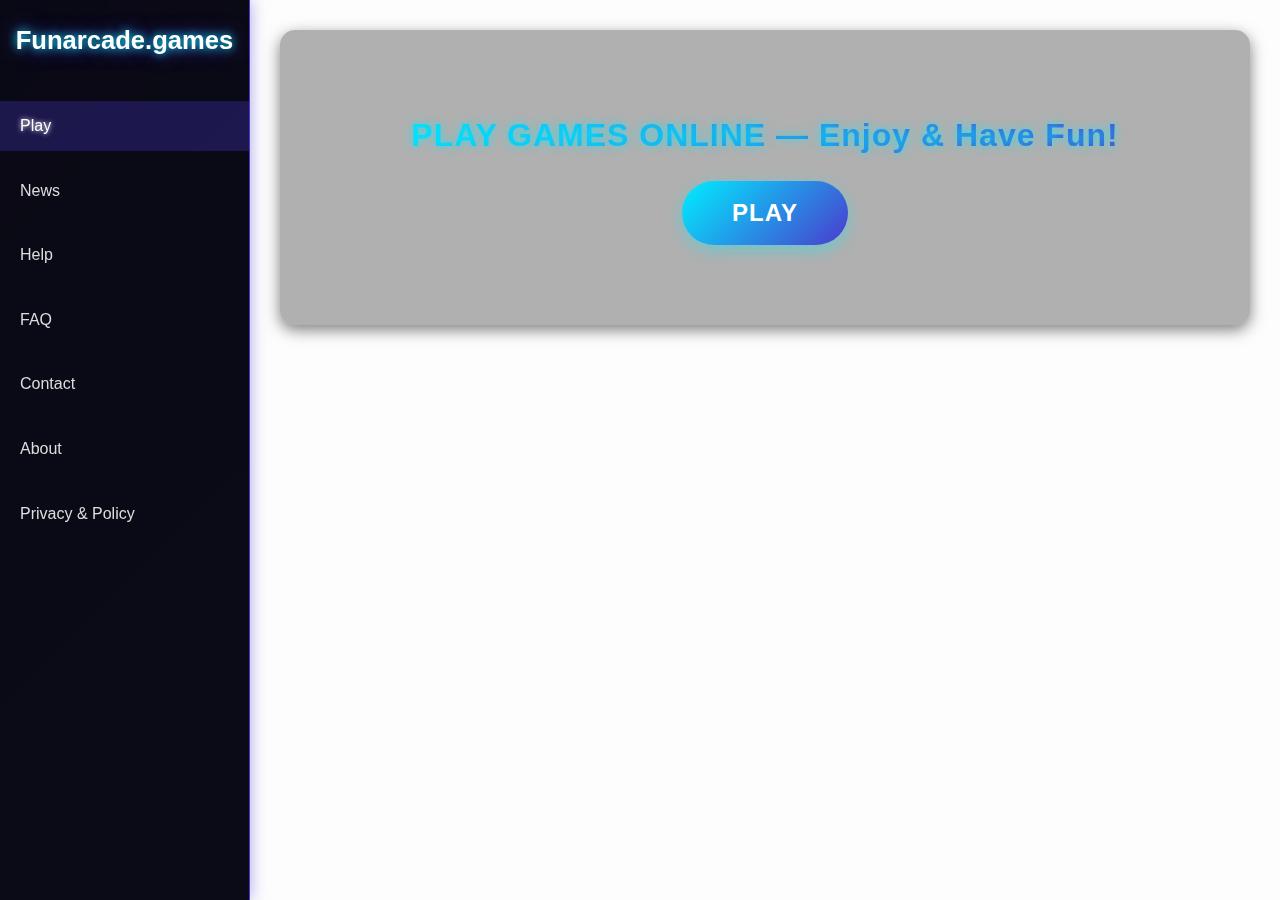
<file: index.html>
<!DOCTYPE html>
<html lang="en">
<head>
    <meta charset="UTF-8">
    <meta name="viewport" content="width=device-width, initial-scale=1.0">
    <title>Funarcade.games - Play Online Games</title>
    <link rel="stylesheet" href="style.css">
</head>
<body>
    <button class="menu-toggle">☰</button>

    <!-- Left Sidebar Navigation -->
    <nav class="sidebar">
        <div class="logo">Funarcade.games</div>
        <ul class="nav-links">
    <li><a href="index.html" class="nav-link">Play</a></li>
    <li><a href="news.html" class="nav-link">News</a></li>
    <li><a href="help.html" class="nav-link">Help</a></li>
    <li><a href="faq.html" class="nav-link">FAQ</a></li>
    <li><a href="contact.html" class="nav-link">Contact</a></li>
    <li><a href="about.html" class="nav-link">About</a></li>
    <li><a href="privacy.html" class="nav-link">Privacy & Policy</a></li>
</ul>

        <button class="menu-toggle" aria-label="Toggle navigation menu">☰</button>
    </nav>

    <!-- Main Content Area -->
    <main class="main-content">
        <section class="hero">
            <h1 class="slogan">PLAY GAMES ONLINE — Enjoy & Have Fun!</h1>
            <button id="playButton" class="cta-button">Play</button>
        </section>
    </main>

    <script src="script.js"></script>
</body>
</html>
</file>
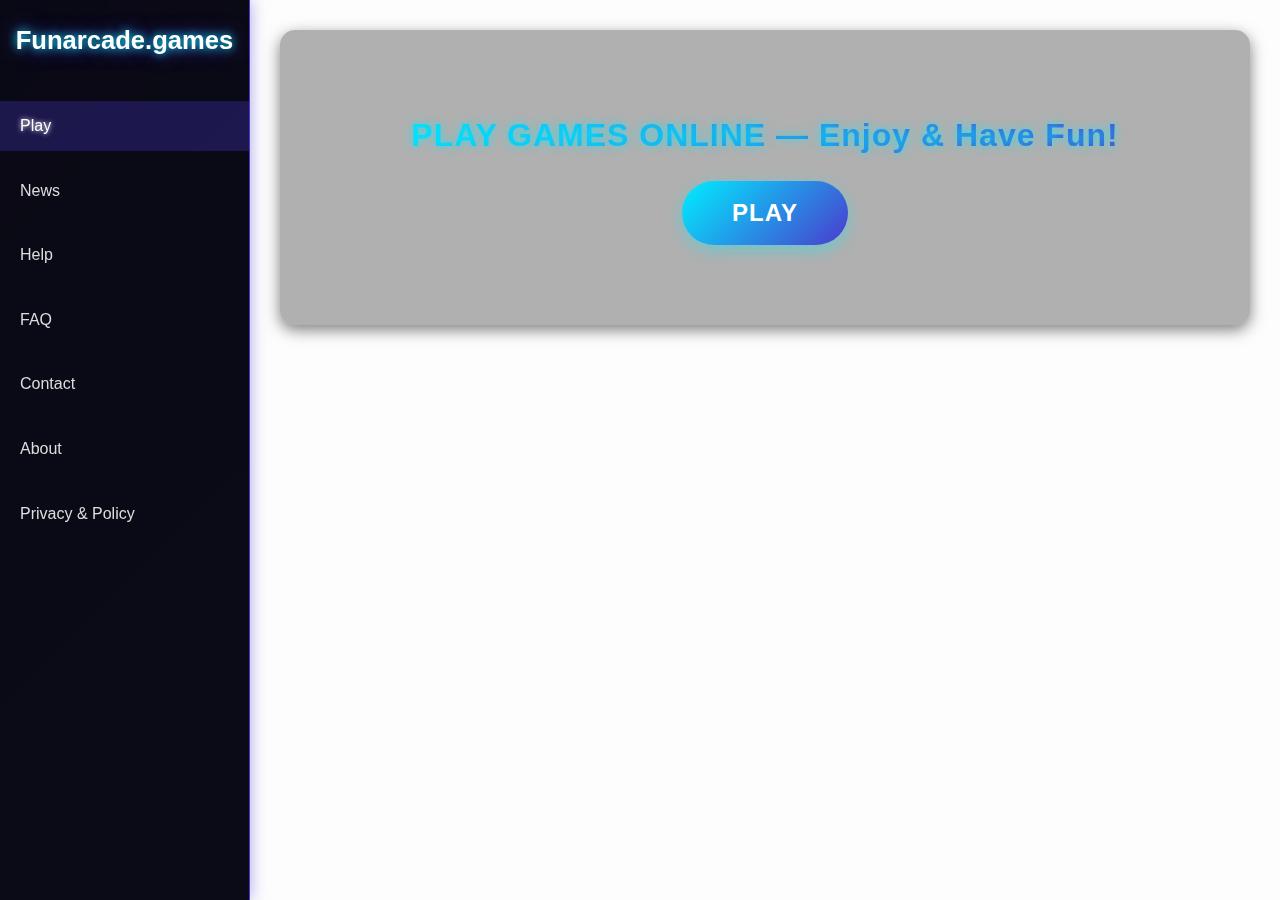
<file: homepage/index.html>
<!DOCTYPE html>
<html lang="en">
<head>
    <meta charset="UTF-8">
    <meta name="viewport" content="width=device-width, initial-scale=1.0">
    <title>Funarcade.games - Play Online Games</title>
    <link rel="stylesheet" href="style.css">
</head>
<body>
    <!-- Left Sidebar Navigation -->
    <nav class="sidebar">
        <div class="logo">Funarcade.games</div>
        <ul class="nav-links">
    <li><a href="index.html" class="nav-link">Play</a></li>
    <li><a href="news.html" class="nav-link">News</a></li>
    <li><a href="help.html" class="nav-link">Help</a></li>
    <li><a href="faq.html" class="nav-link">FAQ</a></li>
    <li><a href="contact.html" class="nav-link">Contact</a></li>
    <li><a href="about.html" class="nav-link">About</a></li>
    <li><a href="privacy.html" class="nav-link">Privacy & Policy</a></li>
</ul>

        <button class="menu-toggle" aria-label="Toggle navigation menu">☰</button>
    </nav>

    <!-- Main Content Area -->
    <main class="main-content">
        <section class="hero">
            <h1 class="slogan">PLAY GAMES ONLINE — Enjoy & Have Fun!</h1>
            <button id="playButton" class="cta-button">Play</button>
        </section>
    </main>

    <script src="script.js"></script>
</body>
</html>
</file>
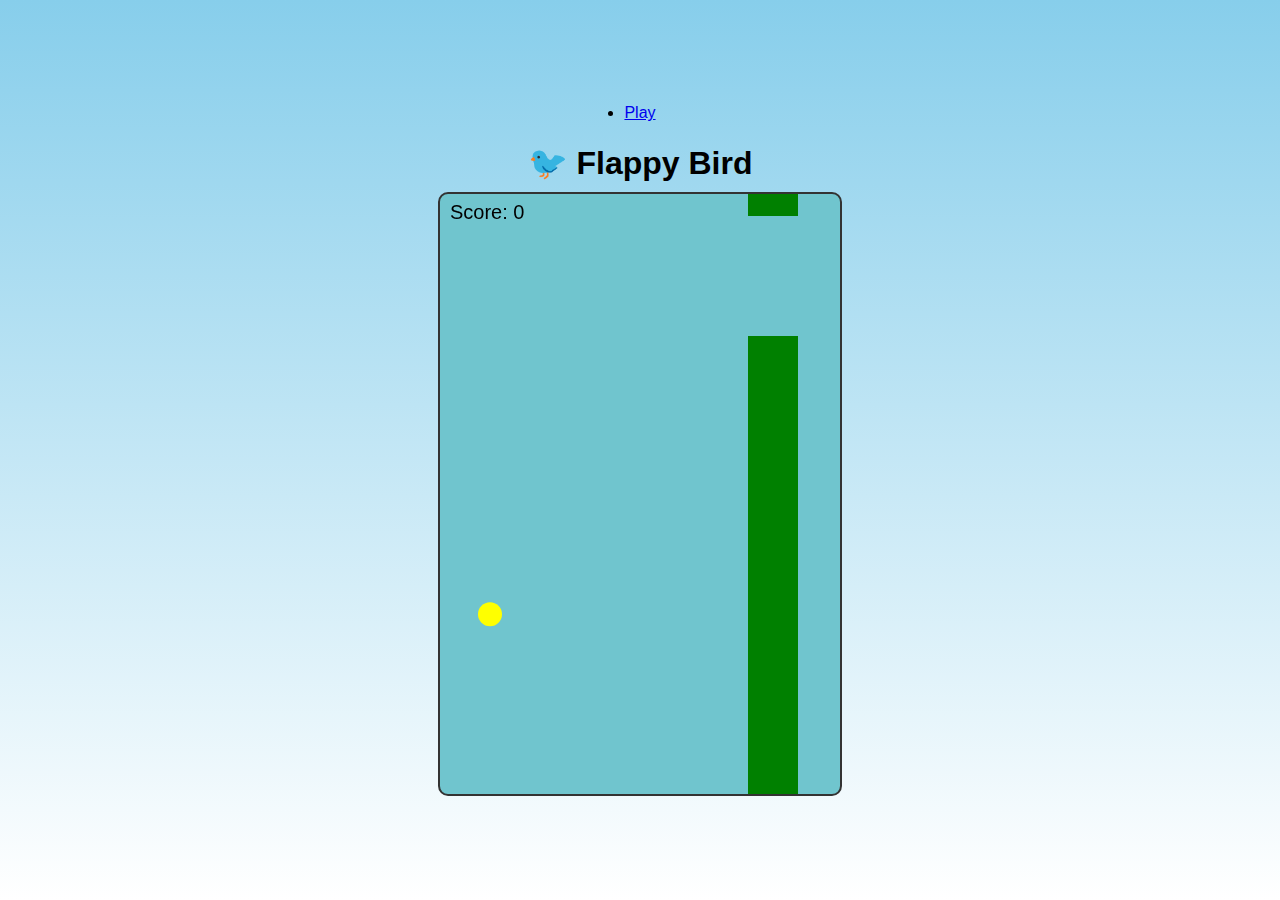
<file: games/chess/flappy/index.html>
<!DOCTYPE html>
<html lang="en">
<head>
  <meta charset="UTF-8">
  <meta name="viewport" content="width=device-width, initial-scale=1.0">
  <title>Flappy Bird - FunArcade</title>
  <link rel="stylesheet" href="style.css">
</head>
<body>
  <li><a href="games/play.html" class="nav-link">Play</a></li>

  <h1>🐦 Flappy Bird</h1>
  <canvas id="gameCanvas" width="400" height="600"></canvas>
  <script src="script.js"></script>
</body>
</html>
</file>
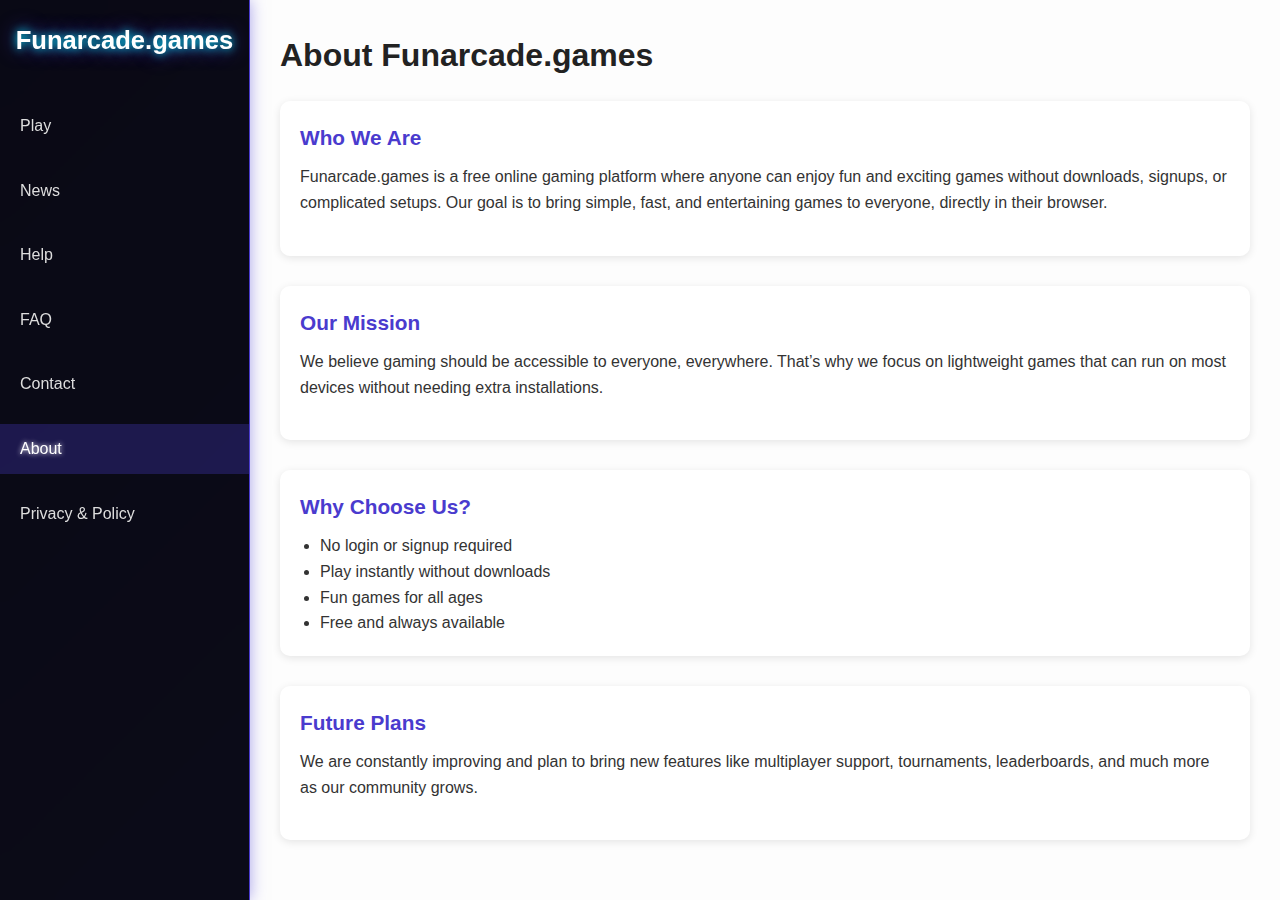
<file: about.html>
<!DOCTYPE html>
<html lang="en">
<head>
  <meta charset="UTF-8">
  <meta name="viewport" content="width=device-width, initial-scale=1.0">
  <title>About - Funarcade.games</title>
  <link rel="stylesheet" href="style.css">
</head>
<body>
  <!-- Sidebar -->
  <aside class="sidebar">
    <div class="logo">Funarcade.games</div>
    <ul class="nav-links">
      <li><a href="index.html">Play</a></li>
      <li><a href="news.html">News</a></li>
      <li><a href="help.html">Help</a></li>
      <li><a href="faq.html">FAQ</a></li>
      <li><a href="contact.html">Contact</a></li>
      <li><a href="about.html" class="active">About</a></li>
      <li><a href="privacy.html">Privacy & Policy</a></li>
    </ul>
  </aside>

  <!-- Main Content -->
  <main class="main-content">
    <h1>About Funarcade.games</h1>
    <section class="section">
      <h2>Who We Are</h2>
      <p>
        Funarcade.games is a free online gaming platform where anyone can enjoy fun and exciting games 
        without downloads, signups, or complicated setups. Our goal is to bring simple, fast, and 
        entertaining games to everyone, directly in their browser.
      </p>
    </section>

    <section class="section">
      <h2>Our Mission</h2>
      <p>
        We believe gaming should be accessible to everyone, everywhere. That’s why we focus on 
        lightweight games that can run on most devices without needing extra installations.
      </p>
    </section>

    <section class="section">
      <h2>Why Choose Us?</h2>
      <ul>
        <li>No login or signup required</li>
        <li>Play instantly without downloads</li>
        <li>Fun games for all ages</li>
        <li>Free and always available</li>
      </ul>
    </section>

    <section class="section">
      <h2>Future Plans</h2>
      <p>
        We are constantly improving and plan to bring new features like multiplayer support, 
        tournaments, leaderboards, and much more as our community grows.
      </p>
    </section>
  </main>
</body>
</html>
</file>
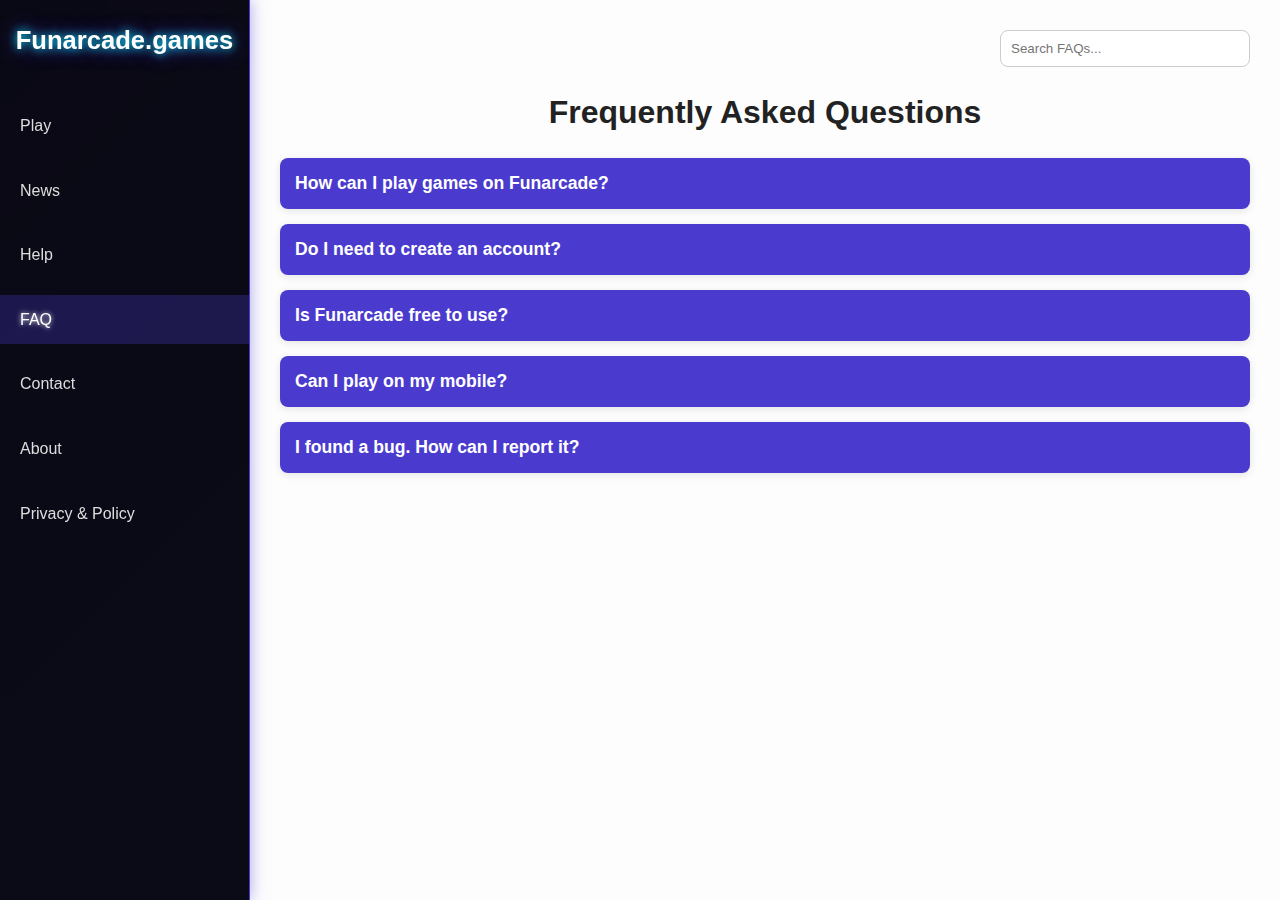
<file: faq.html>
<!DOCTYPE html>
<html lang="en">
<head>
  <meta charset="UTF-8">
  <meta name="viewport" content="width=device-width, initial-scale=1.0">
  <title>FAQ - Funarcade.games</title>
  <link rel="stylesheet" href="style.css">
</head>
<body>
  <button class="menu-toggle">☰</button>

  <!-- Sidebar -->
  <aside class="sidebar">
    <div class="logo">Funarcade.games</div>
    <ul class="nav-links">
      <li><a href="index.html">Play</a></li>
      <li><a href="news.html">News</a></li>
      <li><a href="help.html">Help</a></li>
      <li><a href="faq.html" class="active">FAQ</a></li>
      <li><a href="contact.html">Contact</a></li>
      <li><a href="about.html">About</a></li>
      <li><a href="privacy.html">Privacy & Policy</a></li>
    </ul>
  </aside>

  <!-- Main Content -->
  <main class="main-content">
    <div class="header">
      <input type="text" id="searchInput" placeholder="Search FAQs...">
    </div>

    <section class="faq-section">
      <h1>Frequently Asked Questions</h1>

      <div class="faq-item">
        <button class="faq-question">How can I play games on Funarcade?</button>
        <div class="faq-answer">
          <p>Simply go to the Play section and select your desired game. No downloads required!</p>
        </div>
      </div>

      <div class="faq-item">
        <button class="faq-question">Do I need to create an account?</button>
        <div class="faq-answer">
          <p>No, you can play without an account. But creating one lets you save progress and compete on leaderboards.</p>
        </div>
      </div>

      <div class="faq-item">
        <button class="faq-question">Is Funarcade free to use?</button>
        <div class="faq-answer">
          <p>Yes! All our games are free to play. Some premium features may be added in the future.</p>
        </div>
      </div>

      <div class="faq-item">
        <button class="faq-question">Can I play on my mobile?</button>
        <div class="faq-answer">
          <p>Yes, our site is fully responsive and works on phones, tablets, and desktops.</p>
        </div>
      </div>

      <div class="faq-item">
        <button class="faq-question">I found a bug. How can I report it?</button>
        <div class="faq-answer">
          <p>You can report issues via the Contact page. Please describe the problem in detail.</p>
        </div>
      </div>

      <p class="no-results">No FAQs found for your search.</p>
    </section>
  </main>

  <script src="script.js"></script>
</body>
</html>
</file>
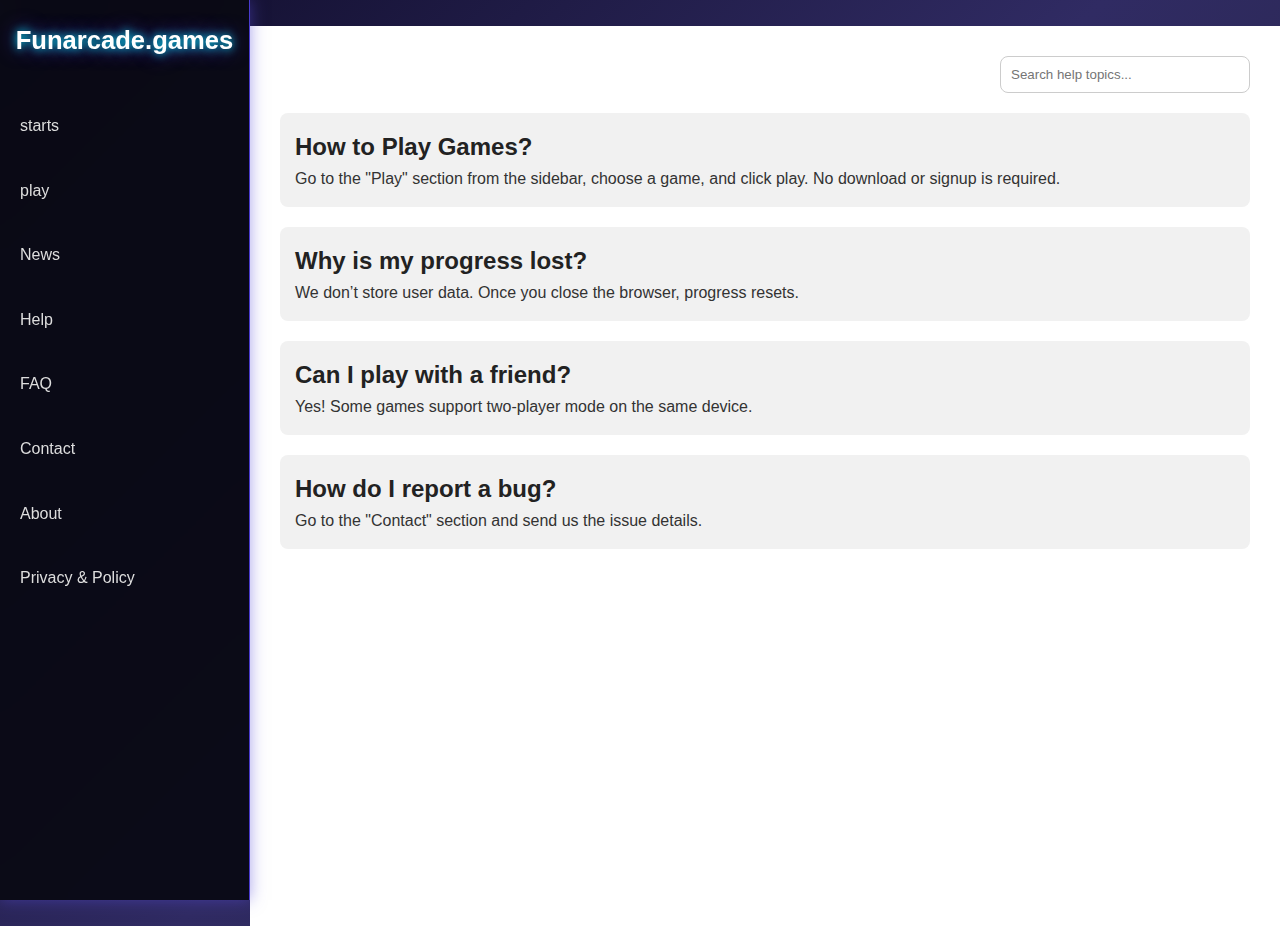
<file: help.html>
<!DOCTYPE html>
<html lang="en">
<head>
  <meta charset="UTF-8">
  <meta name="viewport" content="width=device-width, initial-scale=1.0">
  <title>Help - Funarcade.games</title>
  <link rel="stylesheet" href="style.css">
</head>
<body>
  <button class="menu-toggle">☰</button>


  <!-- Sidebar --><
  <div class="sidebar">
    <div class="logo">Funarcade.games</div>
    <ul class="nav-links">
      <li><a href="index.html" class="nav-link">starts</a></li>
       <li><a href="play.html" class="nav-link">play</a></li>
      <li><a href="news.html" class="nav-link">News</a></li>
      <li><a href="help.html" class="nav-link">Help</a></li>
      <li><a href="faq.html" class="nav-link">FAQ</a></li>
      <li><a href="contact.html" class="nav-link">Contact</a></li>
      <li><a href="about.html" class="nav-link">About</a></li>
      <li><a href="privacy.html" class="nav-link">Privacy & Policy</a></li>
    </ul>
  </div>

  <!-- Main Help Content -->
  <div class="help-main">
    <!-- Search bar -->
    <div class="header">
      <input type="text" id="searchInput" placeholder="Search help topics...">
    </div>

    <!-- Help Articles -->
    <div id="helpContent">
      <div class="help-item">
        <h2>How to Play Games?</h2>
        <p>Go to the "Play" section from the sidebar, choose a game, and click play. No download or signup is required.</p>
      </div>

      <div class="help-item">
        <h2>Why is my progress lost?</h2>
        <p>We don’t store user data. Once you close the browser, progress resets.</p>
      </div>

      <div class="help-item">
        <h2>Can I play with a friend?</h2>
        <p>Yes! Some games support two-player mode on the same device.</p>
      </div>

      <div class="help-item">
        <h2>How do I report a bug?</h2>
        <p>Go to the "Contact" section and send us the issue details.</p>
      </div>
    </div>

    <!-- No Results Message -->
    <div id="noResults" class="no-results">No help topics found.</div>
  </div>

  <!-- JavaScript -->
  <script>
    const searchInput = document.getElementById("searchInput");
    const helpItems = document.querySelectorAll(".help-item");
    const noResults = document.getElementById("noResults");

    searchInput.addEventListener("keyup", () => {
      const query = searchInput.value.toLowerCase();
      let visibleCount = 0;

      helpItems.forEach(item => {
        const text = item.innerText.toLowerCase();
        if (text.includes(query)) {
          item.style.display = "block";
          visibleCount++;
        } else {
          item.style.display = "none";
        }
      });

      // Show "No results" if nothing matches
      if (visibleCount === 0) {
        noResults.style.display = "block";
      } else {
        noResults.style.display = "none";
      }
    });
  </script>
</body>
</html>
</file>
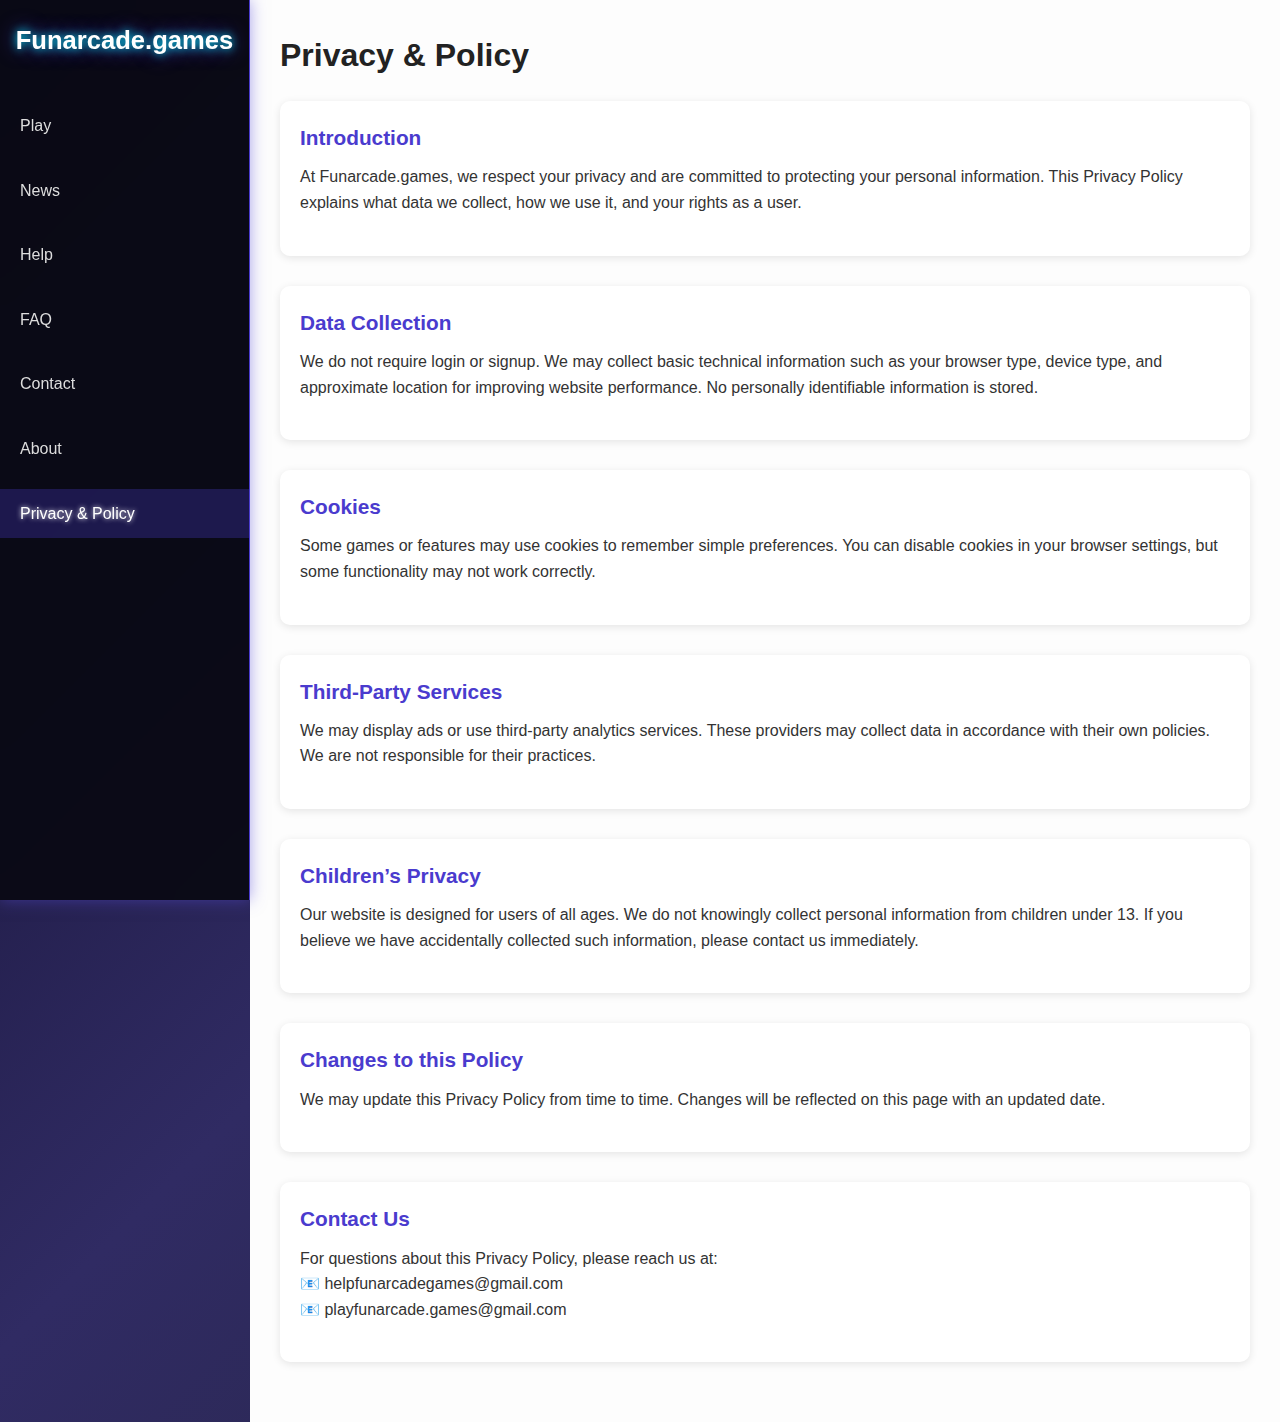
<file: privacy.html>
<!DOCTYPE html>
<html lang="en">
<head>
  <meta charset="UTF-8">
  <meta name="viewport" content="width=device-width, initial-scale=1.0">
  <title>Privacy & Policy - Funarcade.games</title>
  <link rel="stylesheet" href="style.css">
</head>
<body>
  <button class="menu-toggle">☰</button>

  <!-- Sidebar -->
  <aside class="sidebar">
    <div class="logo">Funarcade.games</div>
    <ul class="nav-links">
      <li><a href="index.html">Play</a></li>
      <li><a href="news.html">News</a></li>
      <li><a href="help.html">Help</a></li>
      <li><a href="faq.html">FAQ</a></li>
      <li><a href="contact.html">Contact</a></li>
      <li><a href="about.html">About</a></li>
      <li><a href="privacy.html" class="active">Privacy & Policy</a></li>
    </ul>
  </aside>

  <!-- Main Content -->
  <main class="main-content">
    <h1>Privacy & Policy</h1>

    <section class="section">
      <h2>Introduction</h2>
      <p>
        At Funarcade.games, we respect your privacy and are committed to protecting your personal 
        information. This Privacy Policy explains what data we collect, how we use it, and your 
        rights as a user.
      </p>
    </section>

    <section class="section">
      <h2>Data Collection</h2>
      <p>
        We do not require login or signup. We may collect basic technical information such as your 
        browser type, device type, and approximate location for improving website performance. 
        No personally identifiable information is stored.
      </p>
    </section>

    <section class="section">
      <h2>Cookies</h2>
      <p>
        Some games or features may use cookies to remember simple preferences. You can disable cookies 
        in your browser settings, but some functionality may not work correctly.
      </p>
    </section>

    <section class="section">
      <h2>Third-Party Services</h2>
      <p>
        We may display ads or use third-party analytics services. These providers may collect data in 
        accordance with their own policies. We are not responsible for their practices.
      </p>
    </section>

    <section class="section">
      <h2>Children’s Privacy</h2>
      <p>
        Our website is designed for users of all ages. We do not knowingly collect personal 
        information from children under 13. If you believe we have accidentally collected such 
        information, please contact us immediately.
      </p>
    </section>

    <section class="section">
      <h2>Changes to this Policy</h2>
      <p>
        We may update this Privacy Policy from time to time. Changes will be reflected on this page 
        with an updated date.
      </p>
    </section>

    <section class="section">
      <h2>Contact Us</h2>
      <p>
        For questions about this Privacy Policy, please reach us at:  
        <br> 📧 helpfunarcadegames@gmail.com  
        <br> 📧 playfunarcade.games@gmail.com
      </p>
    </section>
  </main>
</body>
</html>
</file>
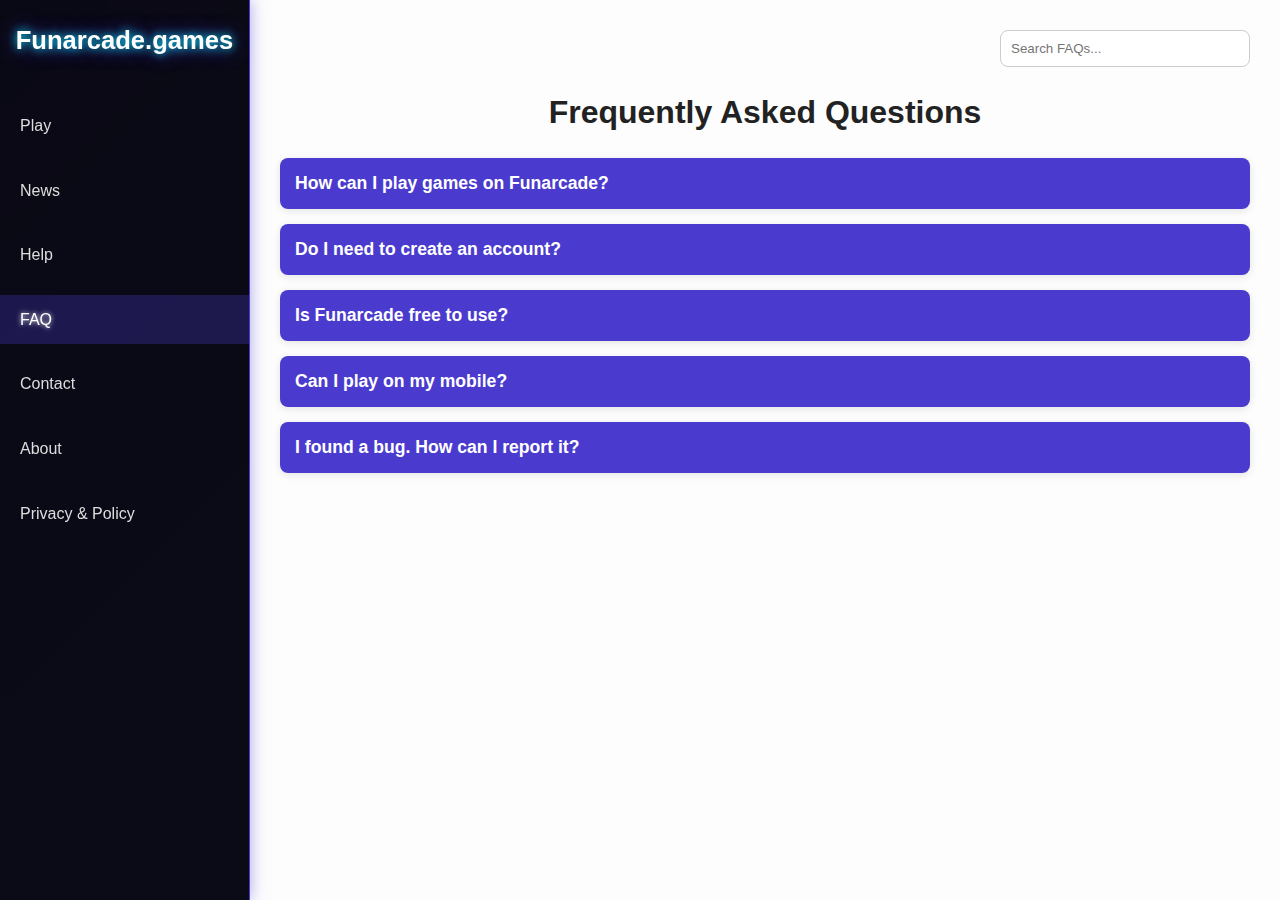
<file: homepage/faq.html>
<!DOCTYPE html>
<html lang="en">
<head>
  <meta charset="UTF-8">
  <meta name="viewport" content="width=device-width, initial-scale=1.0">
  <title>FAQ - Funarcade.games</title>
  <link rel="stylesheet" href="style.css">
</head>
<body>
  <!-- Sidebar -->
  <aside class="sidebar">
    <div class="logo">Funarcade.games</div>
    <ul class="nav-links">
      <li><a href="index.html">Play</a></li>
      <li><a href="news.html">News</a></li>
      <li><a href="help.html">Help</a></li>
      <li><a href="faq.html" class="active">FAQ</a></li>
      <li><a href="contact.html">Contact</a></li>
      <li><a href="about.html">About</a></li>
      <li><a href="privacy.html">Privacy & Policy</a></li>
    </ul>
  </aside>

  <!-- Main Content -->
  <main class="main-content">
    <div class="header">
      <input type="text" id="searchInput" placeholder="Search FAQs...">
    </div>

    <section class="faq-section">
      <h1>Frequently Asked Questions</h1>

      <div class="faq-item">
        <button class="faq-question">How can I play games on Funarcade?</button>
        <div class="faq-answer">
          <p>Simply go to the Play section and select your desired game. No downloads required!</p>
        </div>
      </div>

      <div class="faq-item">
        <button class="faq-question">Do I need to create an account?</button>
        <div class="faq-answer">
          <p>No, you can play without an account. But creating one lets you save progress and compete on leaderboards.</p>
        </div>
      </div>

      <div class="faq-item">
        <button class="faq-question">Is Funarcade free to use?</button>
        <div class="faq-answer">
          <p>Yes! All our games are free to play. Some premium features may be added in the future.</p>
        </div>
      </div>

      <div class="faq-item">
        <button class="faq-question">Can I play on my mobile?</button>
        <div class="faq-answer">
          <p>Yes, our site is fully responsive and works on phones, tablets, and desktops.</p>
        </div>
      </div>

      <div class="faq-item">
        <button class="faq-question">I found a bug. How can I report it?</button>
        <div class="faq-answer">
          <p>You can report issues via the Contact page. Please describe the problem in detail.</p>
        </div>
      </div>

      <p class="no-results">No FAQs found for your search.</p>
    </section>
  </main>

  <script src="script.js"></script>
</body>
</html>
</file>
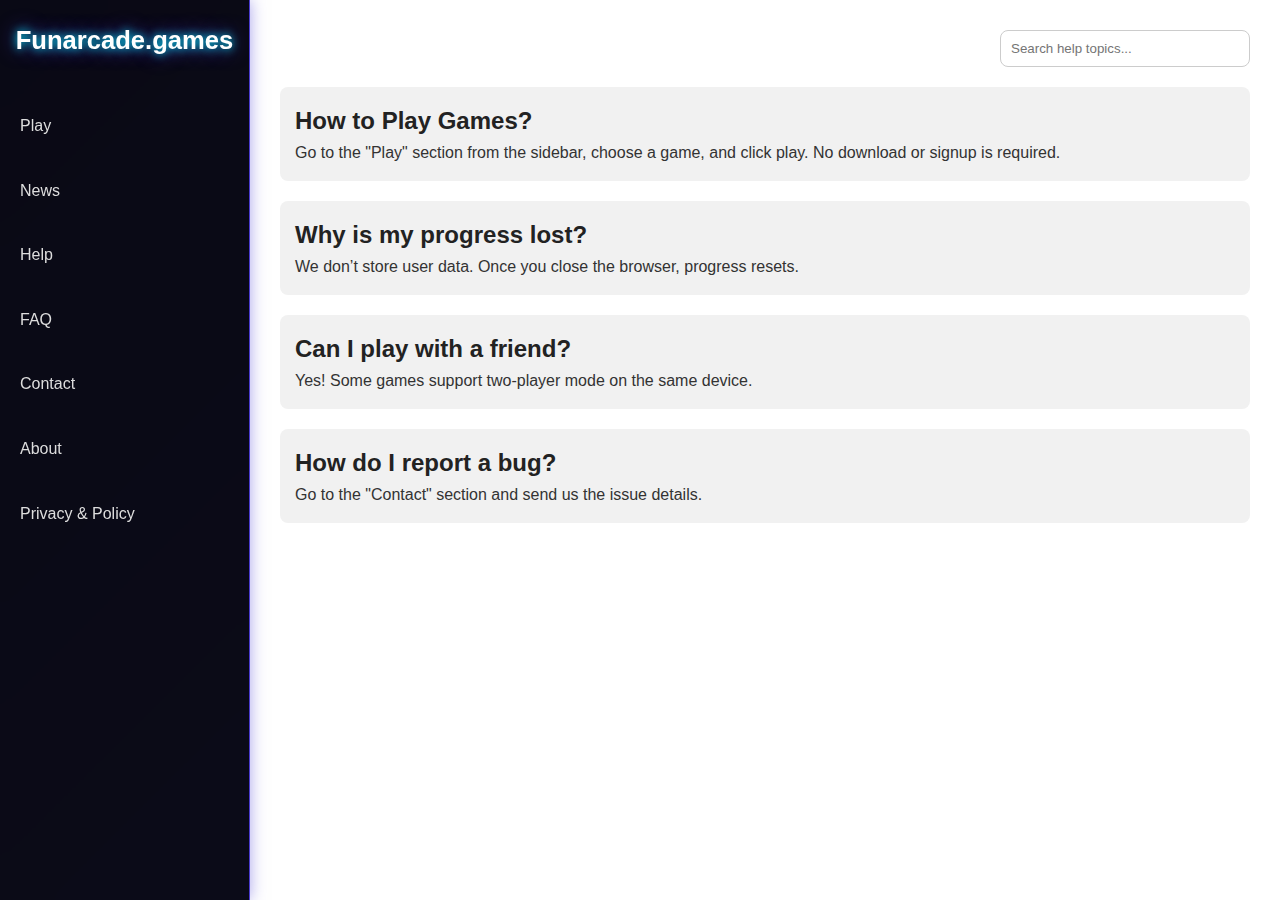
<file: homepage/help.html>
<!DOCTYPE html>
<html lang="en">
<head>
  <meta charset="UTF-8">
  <meta name="viewport" content="width=device-width, initial-scale=1.0">
  <title>Help - Funarcade.games</title>
  <link rel="stylesheet" href="style.css">
</head>
<body>
  <!-- Sidebar -->
  <div class="sidebar">
    <div class="logo">Funarcade.games</div>
    <ul class="nav-links">
      <li><a href="index.html" class="nav-link">Play</a></li>
      <li><a href="news.html" class="nav-link">News</a></li>
      <li><a href="help.html" class="nav-link">Help</a></li>
      <li><a href="faq.html" class="nav-link">FAQ</a></li>
      <li><a href="contact.html" class="nav-link">Contact</a></li>
      <li><a href="about.html" class="nav-link">About</a></li>
      <li><a href="privacy.html" class="nav-link">Privacy & Policy</a></li>
    </ul>
  </div>

  <!-- Main Help Content -->
  <div class="help-main">
    <!-- Search bar -->
    <div class="header">
      <input type="text" id="searchInput" placeholder="Search help topics...">
    </div>

    <!-- Help Articles -->
    <div id="helpContent">
      <div class="help-item">
        <h2>How to Play Games?</h2>
        <p>Go to the "Play" section from the sidebar, choose a game, and click play. No download or signup is required.</p>
      </div>

      <div class="help-item">
        <h2>Why is my progress lost?</h2>
        <p>We don’t store user data. Once you close the browser, progress resets.</p>
      </div>

      <div class="help-item">
        <h2>Can I play with a friend?</h2>
        <p>Yes! Some games support two-player mode on the same device.</p>
      </div>

      <div class="help-item">
        <h2>How do I report a bug?</h2>
        <p>Go to the "Contact" section and send us the issue details.</p>
      </div>
    </div>

    <!-- No Results Message -->
    <div id="noResults" class="no-results">No help topics found.</div>
  </div>

  <!-- JavaScript -->
  <script>
    const searchInput = document.getElementById("searchInput");
    const helpItems = document.querySelectorAll(".help-item");
    const noResults = document.getElementById("noResults");

    searchInput.addEventListener("keyup", () => {
      const query = searchInput.value.toLowerCase();
      let visibleCount = 0;

      helpItems.forEach(item => {
        const text = item.innerText.toLowerCase();
        if (text.includes(query)) {
          item.style.display = "block";
          visibleCount++;
        } else {
          item.style.display = "none";
        }
      });

      // Show "No results" if nothing matches
      if (visibleCount === 0) {
        noResults.style.display = "block";
      } else {
        noResults.style.display = "none";
      }
    });
  </script>
</body>
</html>
</file>
<file: games/chess/flappy/style.css>
body {
  display: flex;
  flex-direction: column;
  align-items: center;
  justify-content: center;
  height: 100vh;
  margin: 0;
  font-family: Arial, sans-serif;
  background: linear-gradient(to bottom, #87CEEB, #fff);
}

h1 {
  margin-bottom: 10px;
}

canvas {
  border: 2px solid #333;
  border-radius: 10px;
  background: #70c5ce;
}
</file>
<file: style.css>
/* Reset and Base Styles */
* {
    margin: 0;
    padding: 0;
    box-sizing: border-box;
}

:root {
    --primary-bg: #0f0c29;
    --secondary-bg: #302b63;
    --accent-color: #00eeff;
    --accent-color-2: #4a3bce;
    --text-color: #ffffff;
    --sidebar-width: 250px;
    --transition-speed: 0.3s;
}

/* GLOBAL BODY (dark neon theme by default) */
body {
    font-family: 'Segoe UI', Tahoma, Geneva, Verdana, sans-serif;
    background: linear-gradient(135deg, var(--primary-bg), var(--secondary-bg), #24243e);
    color: var(--text-color);
    line-height: 1.6;
    overflow-x: hidden;
    min-height: 100vh;
}

/* Sidebar Styles (same everywhere) */
.sidebar {
    position: fixed;
    left: 0;
    top: 0;
    height: 100vh;
    width: var(--sidebar-width);
    background-color: rgba(10, 10, 20, 0.95);
    backdrop-filter: blur(10px);
    padding: 20px 0;
    display: flex;
    flex-direction: column;
    border-right: 1px solid var(--accent-color-2);
    box-shadow: 0 0 15px rgba(88, 76, 218, 0.5);
    z-index: 1000;
    transition: transform var(--transition-speed) ease;
}

.logo {
    font-size: 1.8rem;
    font-weight: bold;
    text-align: center;
    margin-bottom: 30px;
    color: var(--text-color);
    text-shadow: 0 0 10px var(--accent-color), 0 0 20px var(--accent-color);
    padding: 0 15px;
}

.nav-links {
    list-style: none;
    flex-grow: 1;
}

.nav-link {
    display: block;
    padding: 15px 25px;
    color: #ddd;
    text-decoration: none;
    transition: all var(--transition-speed) ease;
    position: relative;
    font-weight: 500;
}

.nav-link:hover {
    color: #fff;
    background: rgba(74, 59, 206, 0.2);
    text-shadow: 0 0 5px #fff;
}

.nav-link:hover::before {
    content: '';
    position: absolute;
    left: 0;
    top: 0;
    height: 100%;
    width: 3px;
    background: linear-gradient(to bottom, var(--accent-color), var(--accent-color-2));
}

/* Toggle for small devices */
.menu-toggle {
    display: none;
    background: none;
    border: none;
    color: #fff;
    font-size: 1.5rem;
    padding: 10px;
    cursor: pointer;
    margin: 10px auto;
}

/* Main Content Styles */
.main-content {
    margin-left: var(--sidebar-width);
    padding: 30px;
    min-height: 100vh;
}

/* ============ HOMEPAGE HERO ============ */
.hero {
    text-align: center;
    padding: 80px 20px;
    background: rgba(0, 0, 0, 0.3);
    border-radius: 15px;
    box-shadow: 0 5px 15px rgba(0, 0, 0, 0.5);
}

.slogan {
    font-size: 2.5rem;
    margin-bottom: 40px;
    text-shadow: 0 0 10px rgba(0, 238, 255, 0.7);
    background: linear-gradient(to right, var(--accent-color), var(--accent-color-2));
    -webkit-background-clip: text;
    background-clip: text;
    color: transparent;
    font-weight: 800;
    letter-spacing: 1px;
}

.cta-button {
    background: linear-gradient(135deg, var(--accent-color), var(--accent-color-2));
    border: none;
    padding: 18px 50px;
    font-size: 1.5rem;
    font-weight: bold;
    color: #fff;
    border-radius: 50px;
    cursor: pointer;
    transition: all var(--transition-speed) ease;
    box-shadow: 0 5px 15px rgba(0, 238, 255, 0.4);
    text-transform: uppercase;
    letter-spacing: 1px;
}

.cta-button:hover {
    transform: translateY(-5px);
    box-shadow: 0 10px 25px rgba(0, 238, 255, 0.6);
    text-shadow: 0 0 5px #fff;
}

/* ============ NEWS PAGE LIGHT THEME ============ */
.news-main {
    margin-left: var(--sidebar-width);
    padding: 30px;
    min-height: 100vh;
    background-color: #f9f9f9;
    color: #222;
}

.news-section {
    max-width: 900px;
    margin: auto;
    padding: 20px;
}

.news-section h1 {
    font-size: 2rem;
    margin-bottom: 20px;
    text-align: center;
}

.news-container {
    max-height: 70vh;
    overflow-y: auto;
    padding-right: 10px;
}

.news-item {
    background-color: #ffffff;
    border-left: 5px solid #4a3bce;
    padding: 15px 20px;
    margin-bottom: 15px;
    border-radius: 5px;
    box-shadow: 0 3px 8px rgba(0,0,0,0.1);
}

.news-item h2 {
    font-size: 1.2rem;
    margin-bottom: 8px;
    color: #4a3bce;
}

.news-item p {
    font-size: 1rem;
    line-height: 1.5;
}

/* ============ HELP PAGE LIGHT THEME ============ */
.help-main {
    margin-left: var(--sidebar-width);
    padding: 30px;
    min-height: 100vh;
    background-color: #fff;
    color: #333;
}

.header {
    display: flex;
    justify-content: flex-end;
    margin-bottom: 20px;
}

#searchInput {
    padding: 10px;
    width: 250px;
    border: 1px solid #ccc;
    border-radius: 8px;
}

/* Help items */
.help-item {
    margin-bottom: 20px;
    padding: 15px;
    background: #f1f1f1;
    border-radius: 8px;
}

.help-item h2 {
    margin-top: 0;
    color: #222;
}

/* No Results Message */
.no-results {
    display: none;
    text-align: center;
    margin-top: 20px;
    color: gray;
    font-style: italic;
}

/* Responsive Design */
@media (max-width: 768px) {
    .sidebar {
        transform: translateX(-100%);
        width: 200px;
    }

    .sidebar.active {
        transform: translateX(0);
    }

    .main-content, .news-main, .help-main {
        margin-left: 0;
        padding: 20px;
    }
}





/* Reset and Base Styles */
* {
  margin: 0;
  padding: 0;
  box-sizing: border-box;
}

:root {
  --primary-bg: #0f0c29;
  --secondary-bg: #302b63;
  --accent-color: #00eeff;
  --accent-color-2: #4a3bce;
  --text-color: #ffffff;
  --sidebar-width: 250px;
  --transition-speed: 0.3s;
}

/* Sidebar */
.sidebar {
  position: fixed;
  left: 0;
  top: 0;
  height: 100vh;
  width: var(--sidebar-width);
  background-color: rgba(10, 10, 20, 0.95);
  backdrop-filter: blur(10px);
  padding: 20px 0;
  display: flex;
  flex-direction: column;
  border-right: 1px solid var(--accent-color-2);
  box-shadow: 0 0 15px rgba(88, 76, 218, 0.5);
  z-index: 1000;
}

.logo {
  font-size: 1.8rem;
  font-weight: bold;
  text-align: center;
  margin-bottom: 30px;
  color: var(--text-color);
  text-shadow: 0 0 10px var(--accent-color), 0 0 20px var(--accent-color);
  padding: 0 15px;
}

.nav-links {
  list-style: none;
}

.nav-links li {
  margin: 15px 0;
}

.nav-links a {
  display: block;
  padding: 12px 20px;
  color: #ddd;
  text-decoration: none;
  transition: all var(--transition-speed) ease;
}

.nav-links a:hover,
.nav-links a.active {
  color: #fff;
  background: rgba(74, 59, 206, 0.3);
  text-shadow: 0 0 5px #fff;
}

/* Main Content */
.main-content {
  margin-left: var(--sidebar-width);
  padding: 30px;
  min-height: 100vh;
  background: #f9f9f9;
  color: #222;
}

.header {
  display: flex;
  justify-content: flex-end;
  margin-bottom: 20px;
}

#searchInput {
  padding: 10px;
  width: 250px;
  border: 1px solid #ccc;
  border-radius: 8px;
}

/* FAQ Section */
.faq-section h1 {
  text-align: center;
  margin-bottom: 20px;
  font-size: 2rem;
}

.faq-item {
  margin-bottom: 15px;
  border-radius: 8px;
  overflow: hidden;
  box-shadow: 0 2px 8px rgba(0,0,0,0.1);
}

.faq-question {
  width: 100%;
  text-align: left;
  padding: 15px;
  font-size: 1.1rem;
  font-weight: bold;
  background: #4a3bce;
  color: #fff;
  border: none;
  cursor: pointer;
  transition: background var(--transition-speed);
}

.faq-question:hover {
  background: #302b63;
}

.faq-answer {
  display: none;
  padding: 15px;
  background: #fff;
  color: #333;
  border-top: 1px solid #ddd;
}

.no-results {
  display: none;
  text-align: center;
  margin-top: 20px;
  color: gray;
  font-style: italic;
}

/* Responsive */
@media (max-width: 768px) {
  .main-content {
    margin-left: 0;
    padding: 20px;
  }

  .sidebar {
    width: 200px;
    transform: translateX(-100%);
    transition: transform 0.3s ease;
  }

  .sidebar.active {
    transform: translateX(0);
  }
}



/* Reset & Base contact */
* {
  margin: 0;
  padding: 0;
  box-sizing: border-box;
}

:root {
  --sidebar-width: 250px;
  --primary-bg: #0f0c29;
  --secondary-bg: #302b63;
  --accent: #4a3bce;
  --text-dark: #222;
  --text-light: #fff;
}

/* Sidebar */
.sidebar {
  position: fixed;
  left: 0;
  top: 0;
  height: 100vh;
  width: var(--sidebar-width);
  background-color: rgba(10, 10, 20, 0.95);
  color: var(--text-light);
  display: flex;
  flex-direction: column;
  padding: 20px 0;
  border-right: 1px solid var(--accent);
}

.logo {
  font-size: 1.6rem;
  font-weight: bold;
  text-align: center;
  margin-bottom: 25px;
  text-shadow: 0 0 10px #00eeff, 0 0 20px #4a3bce;
}

.nav-links {
  list-style: none;
}

.nav-links li {
  margin: 15px 0;
}

.nav-links a {
  color: #ddd;
  padding: 12px 20px;
  display: block;
  text-decoration: none;
  transition: 0.3s;
}

.nav-links a:hover,
.nav-links a.active {
  background: rgba(74, 59, 206, 0.3);
  color: #fff;
}

/* Main Content */
.main-content {
  margin-left: var(--sidebar-width);
  padding: 30px;
  background: #f9f9f9;
  min-height: 100vh;
  color: var(--text-dark);
}

.main-content h1 {
  font-size: 2rem;
  margin-bottom: 10px;
}

.main-content p {
  margin-bottom: 20px;
  font-size: 1rem;
  line-height: 1.5;
}

/* Contact Info */
.contact-info {
  background: #fff;
  padding: 20px;
  border-radius: 10px;
  margin-bottom: 30px;
  box-shadow: 0 2px 8px rgba(0,0,0,0.1);
}

.contact-info a {
  color: var(--accent);
  text-decoration: none;
  font-weight: bold;
}

.contact-info a:hover {
  text-decoration: underline;
}

/* Social Links */
.social-links {
  background: #fff;
  padding: 20px;
  border-radius: 10px;
  box-shadow: 0 2px 8px rgba(0,0,0,0.1);
}

.social-links h2 {
  margin-bottom: 15px;
}

.icons a {
  display: flex;
  align-items: center;
  gap: 10px;
  margin: 10px 0;
  font-size: 1.1rem;
  color: #444;
  text-decoration: none;
  transition: 0.3s;
}

.icons a:hover {
  color: var(--accent);
}

.icons i {
  font-size: 1.4rem;
}




/* Reset & Base about */
* {
  margin: 0;
  padding: 0;
  box-sizing: border-box;
}

:root {
  --sidebar-width: 250px;
  --primary-bg: #0f0c29;
  --secondary-bg: #302b63;
  --accent: #4a3bce;
  --text-dark: #222;
  --text-light: #fff;
}

/* Sidebar */
.sidebar {
  position: fixed;
  left: 0;
  top: 0;
  height: 100vh;
  width: var(--sidebar-width);
  background-color: rgba(10, 10, 20, 0.95);
  color: var(--text-light);
  display: flex;
  flex-direction: column;
  padding: 20px 0;
  border-right: 1px solid var(--accent);
}

.logo {
  font-size: 1.6rem;
  font-weight: bold;
  text-align: center;
  margin-bottom: 25px;
  text-shadow: 0 0 10px #00eeff, 0 0 20px #4a3bce;
}

.nav-links {
  list-style: none;
}

.nav-links li {
  margin: 15px 0;
}

.nav-links a {
  color: #ddd;
  padding: 12px 20px;
  display: block;
  text-decoration: none;
  transition: 0.3s;
}

.nav-links a:hover,
.nav-links a.active {
  background: rgba(74, 59, 206, 0.3);
  color: #fff;
}

/* Main Content */
.main-content {
  margin-left: var(--sidebar-width);
  padding: 30px;
  background: #fdfdfd;
  min-height: 100vh;
  color: var(--text-dark);
}

.main-content h1 {
  font-size: 2rem;
  margin-bottom: 20px;
}

.section {
  margin-bottom: 30px;
  background: #fff;
  padding: 20px;
  border-radius: 10px;
  box-shadow: 0 2px 8px rgba(0,0,0,0.1);
}

.section h2 {
  margin-bottom: 10px;
  font-size: 1.3rem;
  color: var(--accent);
}

.section p, 
.section ul {
  font-size: 1rem;
  line-height: 1.6;
  color: #333;
}

.section ul {
  padding-left: 20px;
}





/* Reset & Base privacy  */
* {
  margin: 0;
  padding: 0;
  box-sizing: border-box;
}

:root {
  --sidebar-width: 250px;
  --primary-bg: #0f0c29;
  --secondary-bg: #302b63;
  --accent: #4a3bce;
  --text-dark: #222;
  --text-light: #fff;
}

/* Sidebar */
.sidebar {
  position: fixed;
  left: 0;
  top: 0;
  height: 100vh;
  width: var(--sidebar-width);
  background-color: rgba(10, 10, 20, 0.95);
  color: var(--text-light);
  display: flex;
  flex-direction: column;
  padding: 20px 0;
  border-right: 1px solid var(--accent);
}

.logo {
  font-size: 1.6rem;
  font-weight: bold;
  text-align: center;
  margin-bottom: 25px;
  text-shadow: 0 0 10px #00eeff, 0 0 20px #4a3bce;
}

.nav-links {
  list-style: none;
}

.nav-links li {
  margin: 15px 0;
}

.nav-links a {
  color: #ddd;
  padding: 12px 20px;
  display: block;
  text-decoration: none;
  transition: 0.3s;
}

.nav-links a:hover,
.nav-links a.active {
  background: rgba(74, 59, 206, 0.3);
  color: #fff;
}

/* Main Content */
.main-content {
  margin-left: var(--sidebar-width);
  padding: 30px;
  background: #fdfdfd;
  min-height: 100vh;
  color: var(--text-dark);
}

.main-content h1 {
  font-size: 2rem;
  margin-bottom: 20px;
}

.section {
  margin-bottom: 30px;
  background: #fff;
  padding: 20px;
  border-radius: 10px;
  box-shadow: 0 2px 8px rgba(0,0,0,0.1);
}

.section h2 {
  margin-bottom: 10px;
  font-size: 1.3rem;
  color: var(--accent);
}

.section p {
  font-size: 1rem;
  line-height: 1.6;
  color: #333;
}
</file>
<file: homepage/style.css>
/* Reset and Base Styles */
* {
    margin: 0;
    padding: 0;
    box-sizing: border-box;
}

:root {
    --primary-bg: #0f0c29;
    --secondary-bg: #302b63;
    --accent-color: #00eeff;
    --accent-color-2: #4a3bce;
    --text-color: #ffffff;
    --sidebar-width: 250px;
    --transition-speed: 0.3s;
}

/* GLOBAL BODY (dark neon theme by default) */
body {
    font-family: 'Segoe UI', Tahoma, Geneva, Verdana, sans-serif;
    background: linear-gradient(135deg, var(--primary-bg), var(--secondary-bg), #24243e);
    color: var(--text-color);
    line-height: 1.6;
    overflow-x: hidden;
    min-height: 100vh;
}

/* Sidebar Styles (same everywhere) */
.sidebar {
    position: fixed;
    left: 0;
    top: 0;
    height: 100vh;
    width: var(--sidebar-width);
    background-color: rgba(10, 10, 20, 0.95);
    backdrop-filter: blur(10px);
    padding: 20px 0;
    display: flex;
    flex-direction: column;
    border-right: 1px solid var(--accent-color-2);
    box-shadow: 0 0 15px rgba(88, 76, 218, 0.5);
    z-index: 1000;
    transition: transform var(--transition-speed) ease;
}

.logo {
    font-size: 1.8rem;
    font-weight: bold;
    text-align: center;
    margin-bottom: 30px;
    color: var(--text-color);
    text-shadow: 0 0 10px var(--accent-color), 0 0 20px var(--accent-color);
    padding: 0 15px;
}

.nav-links {
    list-style: none;
    flex-grow: 1;
}

.nav-link {
    display: block;
    padding: 15px 25px;
    color: #ddd;
    text-decoration: none;
    transition: all var(--transition-speed) ease;
    position: relative;
    font-weight: 500;
}

.nav-link:hover {
    color: #fff;
    background: rgba(74, 59, 206, 0.2);
    text-shadow: 0 0 5px #fff;
}

.nav-link:hover::before {
    content: '';
    position: absolute;
    left: 0;
    top: 0;
    height: 100%;
    width: 3px;
    background: linear-gradient(to bottom, var(--accent-color), var(--accent-color-2));
}

/* Toggle for small devices */
.menu-toggle {
    display: none;
    background: none;
    border: none;
    color: #fff;
    font-size: 1.5rem;
    padding: 10px;
    cursor: pointer;
    margin: 10px auto;
}

/* Main Content Styles */
.main-content {
    margin-left: var(--sidebar-width);
    padding: 30px;
    min-height: 100vh;
}

/* ============ HOMEPAGE HERO ============ */
.hero {
    text-align: center;
    padding: 80px 20px;
    background: rgba(0, 0, 0, 0.3);
    border-radius: 15px;
    box-shadow: 0 5px 15px rgba(0, 0, 0, 0.5);
}

.slogan {
    font-size: 2.5rem;
    margin-bottom: 40px;
    text-shadow: 0 0 10px rgba(0, 238, 255, 0.7);
    background: linear-gradient(to right, var(--accent-color), var(--accent-color-2));
    -webkit-background-clip: text;
    background-clip: text;
    color: transparent;
    font-weight: 800;
    letter-spacing: 1px;
}

.cta-button {
    background: linear-gradient(135deg, var(--accent-color), var(--accent-color-2));
    border: none;
    padding: 18px 50px;
    font-size: 1.5rem;
    font-weight: bold;
    color: #fff;
    border-radius: 50px;
    cursor: pointer;
    transition: all var(--transition-speed) ease;
    box-shadow: 0 5px 15px rgba(0, 238, 255, 0.4);
    text-transform: uppercase;
    letter-spacing: 1px;
}

.cta-button:hover {
    transform: translateY(-5px);
    box-shadow: 0 10px 25px rgba(0, 238, 255, 0.6);
    text-shadow: 0 0 5px #fff;
}

/* ============ NEWS PAGE LIGHT THEME ============ */
.news-main {
    margin-left: var(--sidebar-width);
    padding: 30px;
    min-height: 100vh;
    background-color: #f9f9f9;
    color: #222;
}

.news-section {
    max-width: 900px;
    margin: auto;
    padding: 20px;
}

.news-section h1 {
    font-size: 2rem;
    margin-bottom: 20px;
    text-align: center;
}

.news-container {
    max-height: 70vh;
    overflow-y: auto;
    padding-right: 10px;
}

.news-item {
    background-color: #ffffff;
    border-left: 5px solid #4a3bce;
    padding: 15px 20px;
    margin-bottom: 15px;
    border-radius: 5px;
    box-shadow: 0 3px 8px rgba(0,0,0,0.1);
}

.news-item h2 {
    font-size: 1.2rem;
    margin-bottom: 8px;
    color: #4a3bce;
}

.news-item p {
    font-size: 1rem;
    line-height: 1.5;
}

/* ============ HELP PAGE LIGHT THEME ============ */
.help-main {
    margin-left: var(--sidebar-width);
    padding: 30px;
    min-height: 100vh;
    background-color: #fff;
    color: #333;
}

.header {
    display: flex;
    justify-content: flex-end;
    margin-bottom: 20px;
}

#searchInput {
    padding: 10px;
    width: 250px;
    border: 1px solid #ccc;
    border-radius: 8px;
}

/* Help items */
.help-item {
    margin-bottom: 20px;
    padding: 15px;
    background: #f1f1f1;
    border-radius: 8px;
}

.help-item h2 {
    margin-top: 0;
    color: #222;
}

/* No Results Message */
.no-results {
    display: none;
    text-align: center;
    margin-top: 20px;
    color: gray;
    font-style: italic;
}

/* Responsive Design */
@media (max-width: 768px) {
    .sidebar {
        transform: translateX(-100%);
        width: 200px;
    }

    .sidebar.active {
        transform: translateX(0);
    }

    .main-content, .news-main, .help-main {
        margin-left: 0;
        padding: 20px;
    }
}





/* Reset and Base Styles */
* {
  margin: 0;
  padding: 0;
  box-sizing: border-box;
}

:root {
  --primary-bg: #0f0c29;
  --secondary-bg: #302b63;
  --accent-color: #00eeff;
  --accent-color-2: #4a3bce;
  --text-color: #ffffff;
  --sidebar-width: 250px;
  --transition-speed: 0.3s;
}

/* Sidebar */
.sidebar {
  position: fixed;
  left: 0;
  top: 0;
  height: 100vh;
  width: var(--sidebar-width);
  background-color: rgba(10, 10, 20, 0.95);
  backdrop-filter: blur(10px);
  padding: 20px 0;
  display: flex;
  flex-direction: column;
  border-right: 1px solid var(--accent-color-2);
  box-shadow: 0 0 15px rgba(88, 76, 218, 0.5);
  z-index: 1000;
}

.logo {
  font-size: 1.8rem;
  font-weight: bold;
  text-align: center;
  margin-bottom: 30px;
  color: var(--text-color);
  text-shadow: 0 0 10px var(--accent-color), 0 0 20px var(--accent-color);
  padding: 0 15px;
}

.nav-links {
  list-style: none;
}

.nav-links li {
  margin: 15px 0;
}

.nav-links a {
  display: block;
  padding: 12px 20px;
  color: #ddd;
  text-decoration: none;
  transition: all var(--transition-speed) ease;
}

.nav-links a:hover,
.nav-links a.active {
  color: #fff;
  background: rgba(74, 59, 206, 0.3);
  text-shadow: 0 0 5px #fff;
}

/* Main Content */
.main-content {
  margin-left: var(--sidebar-width);
  padding: 30px;
  min-height: 100vh;
  background: #f9f9f9;
  color: #222;
}

.header {
  display: flex;
  justify-content: flex-end;
  margin-bottom: 20px;
}

#searchInput {
  padding: 10px;
  width: 250px;
  border: 1px solid #ccc;
  border-radius: 8px;
}

/* FAQ Section */
.faq-section h1 {
  text-align: center;
  margin-bottom: 20px;
  font-size: 2rem;
}

.faq-item {
  margin-bottom: 15px;
  border-radius: 8px;
  overflow: hidden;
  box-shadow: 0 2px 8px rgba(0,0,0,0.1);
}

.faq-question {
  width: 100%;
  text-align: left;
  padding: 15px;
  font-size: 1.1rem;
  font-weight: bold;
  background: #4a3bce;
  color: #fff;
  border: none;
  cursor: pointer;
  transition: background var(--transition-speed);
}

.faq-question:hover {
  background: #302b63;
}

.faq-answer {
  display: none;
  padding: 15px;
  background: #fff;
  color: #333;
  border-top: 1px solid #ddd;
}

.no-results {
  display: none;
  text-align: center;
  margin-top: 20px;
  color: gray;
  font-style: italic;
}

/* Responsive */
@media (max-width: 768px) {
  .main-content {
    margin-left: 0;
    padding: 20px;
  }

  .sidebar {
    width: 200px;
    transform: translateX(-100%);
    transition: transform 0.3s ease;
  }

  .sidebar.active {
    transform: translateX(0);
  }
}



/* Reset & Base contact */
* {
  margin: 0;
  padding: 0;
  box-sizing: border-box;
}

:root {
  --sidebar-width: 250px;
  --primary-bg: #0f0c29;
  --secondary-bg: #302b63;
  --accent: #4a3bce;
  --text-dark: #222;
  --text-light: #fff;
}

/* Sidebar */
.sidebar {
  position: fixed;
  left: 0;
  top: 0;
  height: 100vh;
  width: var(--sidebar-width);
  background-color: rgba(10, 10, 20, 0.95);
  color: var(--text-light);
  display: flex;
  flex-direction: column;
  padding: 20px 0;
  border-right: 1px solid var(--accent);
}

.logo {
  font-size: 1.6rem;
  font-weight: bold;
  text-align: center;
  margin-bottom: 25px;
  text-shadow: 0 0 10px #00eeff, 0 0 20px #4a3bce;
}

.nav-links {
  list-style: none;
}

.nav-links li {
  margin: 15px 0;
}

.nav-links a {
  color: #ddd;
  padding: 12px 20px;
  display: block;
  text-decoration: none;
  transition: 0.3s;
}

.nav-links a:hover,
.nav-links a.active {
  background: rgba(74, 59, 206, 0.3);
  color: #fff;
}

/* Main Content */
.main-content {
  margin-left: var(--sidebar-width);
  padding: 30px;
  background: #f9f9f9;
  min-height: 100vh;
  color: var(--text-dark);
}

.main-content h1 {
  font-size: 2rem;
  margin-bottom: 10px;
}

.main-content p {
  margin-bottom: 20px;
  font-size: 1rem;
  line-height: 1.5;
}

/* Contact Info */
.contact-info {
  background: #fff;
  padding: 20px;
  border-radius: 10px;
  margin-bottom: 30px;
  box-shadow: 0 2px 8px rgba(0,0,0,0.1);
}

.contact-info a {
  color: var(--accent);
  text-decoration: none;
  font-weight: bold;
}

.contact-info a:hover {
  text-decoration: underline;
}

/* Social Links */
.social-links {
  background: #fff;
  padding: 20px;
  border-radius: 10px;
  box-shadow: 0 2px 8px rgba(0,0,0,0.1);
}

.social-links h2 {
  margin-bottom: 15px;
}

.icons a {
  display: flex;
  align-items: center;
  gap: 10px;
  margin: 10px 0;
  font-size: 1.1rem;
  color: #444;
  text-decoration: none;
  transition: 0.3s;
}

.icons a:hover {
  color: var(--accent);
}

.icons i {
  font-size: 1.4rem;
}




/* Reset & Base about */
* {
  margin: 0;
  padding: 0;
  box-sizing: border-box;
}

:root {
  --sidebar-width: 250px;
  --primary-bg: #0f0c29;
  --secondary-bg: #302b63;
  --accent: #4a3bce;
  --text-dark: #222;
  --text-light: #fff;
}

/* Sidebar */
.sidebar {
  position: fixed;
  left: 0;
  top: 0;
  height: 100vh;
  width: var(--sidebar-width);
  background-color: rgba(10, 10, 20, 0.95);
  color: var(--text-light);
  display: flex;
  flex-direction: column;
  padding: 20px 0;
  border-right: 1px solid var(--accent);
}

.logo {
  font-size: 1.6rem;
  font-weight: bold;
  text-align: center;
  margin-bottom: 25px;
  text-shadow: 0 0 10px #00eeff, 0 0 20px #4a3bce;
}

.nav-links {
  list-style: none;
}

.nav-links li {
  margin: 15px 0;
}

.nav-links a {
  color: #ddd;
  padding: 12px 20px;
  display: block;
  text-decoration: none;
  transition: 0.3s;
}

.nav-links a:hover,
.nav-links a.active {
  background: rgba(74, 59, 206, 0.3);
  color: #fff;
}

/* Main Content */
.main-content {
  margin-left: var(--sidebar-width);
  padding: 30px;
  background: #fdfdfd;
  min-height: 100vh;
  color: var(--text-dark);
}

.main-content h1 {
  font-size: 2rem;
  margin-bottom: 20px;
}

.section {
  margin-bottom: 30px;
  background: #fff;
  padding: 20px;
  border-radius: 10px;
  box-shadow: 0 2px 8px rgba(0,0,0,0.1);
}

.section h2 {
  margin-bottom: 10px;
  font-size: 1.3rem;
  color: var(--accent);
}

.section p, 
.section ul {
  font-size: 1rem;
  line-height: 1.6;
  color: #333;
}

.section ul {
  padding-left: 20px;
}





/* Reset & Base privacy  */
* {
  margin: 0;
  padding: 0;
  box-sizing: border-box;
}

:root {
  --sidebar-width: 250px;
  --primary-bg: #0f0c29;
  --secondary-bg: #302b63;
  --accent: #4a3bce;
  --text-dark: #222;
  --text-light: #fff;
}

/* Sidebar */
.sidebar {
  position: fixed;
  left: 0;
  top: 0;
  height: 100vh;
  width: var(--sidebar-width);
  background-color: rgba(10, 10, 20, 0.95);
  color: var(--text-light);
  display: flex;
  flex-direction: column;
  padding: 20px 0;
  border-right: 1px solid var(--accent);
}

.logo {
  font-size: 1.6rem;
  font-weight: bold;
  text-align: center;
  margin-bottom: 25px;
  text-shadow: 0 0 10px #00eeff, 0 0 20px #4a3bce;
}

.nav-links {
  list-style: none;
}

.nav-links li {
  margin: 15px 0;
}

.nav-links a {
  color: #ddd;
  padding: 12px 20px;
  display: block;
  text-decoration: none;
  transition: 0.3s;
}

.nav-links a:hover,
.nav-links a.active {
  background: rgba(74, 59, 206, 0.3);
  color: #fff;
}

/* Main Content */
.main-content {
  margin-left: var(--sidebar-width);
  padding: 30px;
  background: #fdfdfd;
  min-height: 100vh;
  color: var(--text-dark);
}

.main-content h1 {
  font-size: 2rem;
  margin-bottom: 20px;
}

.section {
  margin-bottom: 30px;
  background: #fff;
  padding: 20px;
  border-radius: 10px;
  box-shadow: 0 2px 8px rgba(0,0,0,0.1);
}

.section h2 {
  margin-bottom: 10px;
  font-size: 1.3rem;
  color: var(--accent);
}

.section p {
  font-size: 1rem;
  line-height: 1.6;
  color: #333;
}
</file>
